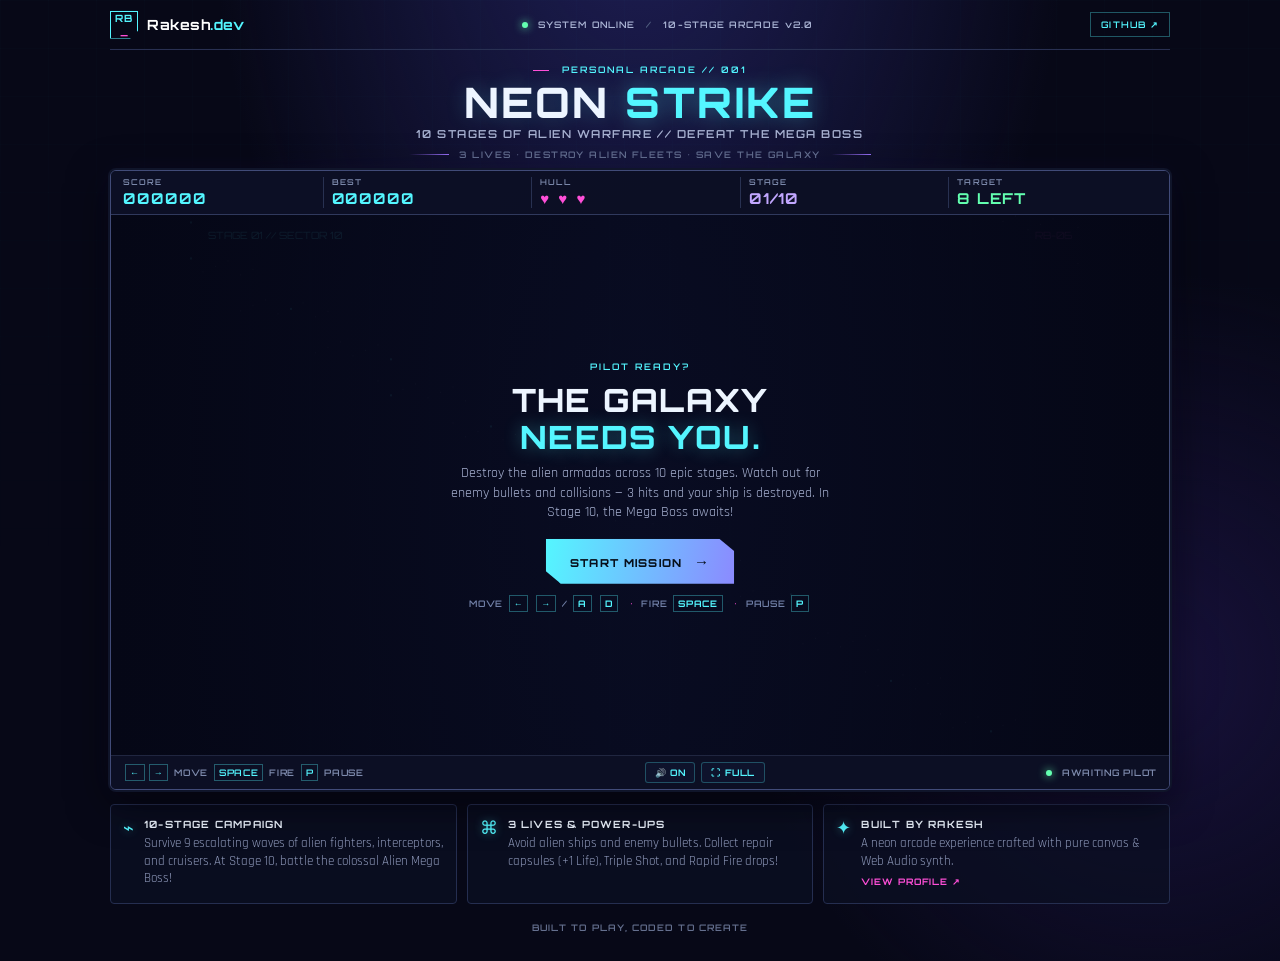
<file: index.html>
<!DOCTYPE html>
<html lang="en">
<head>
  <meta charset="UTF-8">
  <meta name="viewport" content="width=device-width, initial-scale=1.0, maximum-scale=1.0, user-scalable=no">
  <meta name="theme-color" content="#070817">
  <meta name="apple-mobile-web-app-capable" content="yes">
  <meta name="apple-mobile-web-app-status-bar-style" content="black-translucent">
  <meta name="description" content="NEON STRIKE - 10-Stage Space Shooter Game by Rakesh Biswal. Defend the galaxy, defeat alien armadas, and destroy the Stage 10 Mega Boss!">
  <title>NEON STRIKE // Rakesh Biswal</title>
  <link rel="preconnect" href="https://fonts.googleapis.com">
  <link rel="preconnect" href="https://fonts.gstatic.com" crossorigin>
  <link href="https://fonts.googleapis.com/css2?family=Orbitron:wght@500;600;700;800&family=Rajdhani:wght@400;500;600;700&display=swap" rel="stylesheet">
  <link rel="stylesheet" href="styles.css">
</head>
<body>
  <main class="shell">
    <header class="topbar">
      <a class="brand" href="https://github.com/RakeshBiswal-6" target="_blank" rel="noreferrer">
        <span class="brand-mark">RB<span>_</span></span>
        <span>Rakesh<span class="muted">.dev</span></span>
      </a>
      <div class="top-status"><span class="status-dot"></span> SYSTEM ONLINE <span class="status-divider">/</span> 10-STAGE ARCADE v2.0</div>
      <a class="github-link" href="https://github.com/RakeshBiswal-6" target="_blank" rel="noreferrer">GITHUB ↗</a>
    </header>

    <section class="hero">
      <div class="eyebrow"><span></span> PERSONAL ARCADE // 001</div>
      <h1>NEON <span>STRIKE</span></h1>
      <p class="subtitle">10 STAGES OF ALIEN WARFARE // DEFEAT THE MEGA BOSS</p>
      <div class="rule"><i></i><span>3 LIVES • DESTROY ALIEN FLEETS • SAVE THE GALAXY</span><i></i></div>
    </section>

    <section class="game-panel" id="game-panel" aria-label="Space shooter game">
      <div class="hud">
        <div class="hud-item"><span class="hud-label">SCORE</span><strong id="score">000000</strong></div>
        <div class="hud-item"><span class="hud-label">BEST</span><strong id="best">000000</strong></div>
        <div class="hud-item lives-box"><span class="hud-label">HULL</span><strong id="lives">♥ ♥ ♥</strong></div>
        <div class="hud-item level-box"><span class="hud-label">STAGE</span><strong id="wave">01 / 10</strong></div>
        <div class="hud-item stage-target-box"><span class="hud-label">TARGET</span><strong id="stage-target">8 LEFT</strong></div>
      </div>

      <div class="canvas-wrap">
        <canvas id="game" aria-label="Space shooter playfield"></canvas>
        <div class="overlay" id="overlay">
          <div class="overlay-card">
            <div class="mini-label" id="overlay-kicker">PILOT READY?</div>
            <h2 id="overlay-title">THE GALAXY<br><span>NEEDS YOU.</span></h2>
            <p id="overlay-copy">Destroy the alien armadas across 10 epic stages. Watch out for enemy bullets and collisions — 3 hits and your ship is destroyed. In Stage 10, the Mega Boss awaits!</p>
            <button id="start-btn" class="primary-btn">START MISSION <span>→</span></button>
            <div class="keys-hint desktop-only">MOVE <b>←</b> <b>→</b> / <b>A</b> <b>D</b> <i>•</i> FIRE <b>SPACE</b> <i>•</i> PAUSE <b>P</b></div>
            <div class="keys-hint mobile-only">TAP THE BUTTONS BELOW TO PLAY</div>
          </div>
        </div>
        <div class="pause-indicator hidden" id="pause-indicator">MISSION PAUSED</div>
        <div class="scanlines"></div>
      </div>

      <div class="game-footer">
        <div class="control-note desktop-only"><span class="keycap">←</span><span class="keycap">→</span> MOVE <span class="keycap">SPACE</span> FIRE <span class="keycap">P</span> PAUSE</div>
        <div class="sound-controls">
          <button id="sound-btn" class="sound-toggle-btn" title="Toggle Sound">🔊 ON</button>
          <button id="fullscreen-btn" class="sound-toggle-btn" title="Fullscreen">⛶ FULL</button>
        </div>
        <div class="sound-note"><span class="live-dot"></span> <span id="status-text">AWAITING PILOT</span></div>
      </div>
    </section>

    <div class="mobile-controls" aria-label="Touch controls">
      <button id="left-btn" aria-label="Move left">◀</button>
      <button id="fire-btn" class="fire-control" aria-label="Fire">🔥 FIRE</button>
      <button id="right-btn" aria-label="Move right">▶</button>
    </div>

    <section class="bottom-grid">
      <article class="info-card">
        <div class="card-icon">⌁</div>
        <div><h3>10-STAGE CAMPAIGN</h3><p>Survive 9 escalating waves of alien fighters, interceptors, and cruisers. At Stage 10, battle the colossal Alien Mega Boss!</p></div>
      </article>
      <article class="info-card">
        <div class="card-icon">⌘</div>
        <div><h3>3 LIVES & POWER-UPS</h3><p>Avoid alien ships and enemy bullets. Collect repair capsules (+1 Life), Triple Shot, and Rapid Fire drops!</p></div>
      </article>
      <article class="info-card signature">
        <div class="card-icon">✦</div>
        <div><h3>BUILT BY RAKESH</h3><p>A neon arcade experience crafted with pure canvas & Web Audio synth.</p><a href="https://github.com/RakeshBiswal-6" target="_blank" rel="noreferrer">VIEW PROFILE ↗</a></div>
      </article>
    </section>

    <footer>BUILT TO PLAY, CODED TO CREATE</footer>
  </main>
  <script src="game.js"></script>
</body>
</html>
</file>
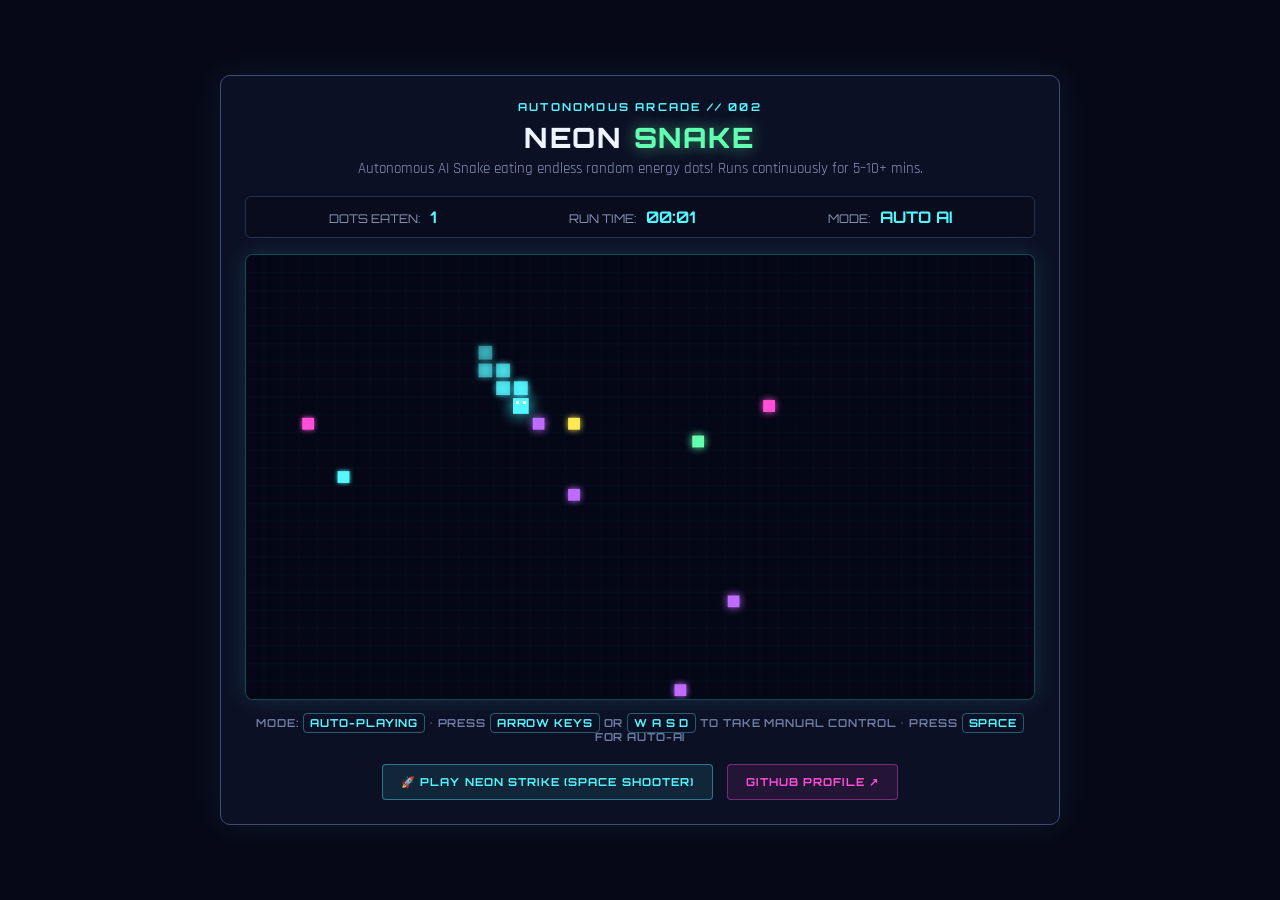
<file: snake.html>
<!DOCTYPE html>
<html lang="en">
<head>
  <meta charset="UTF-8">
  <meta name="viewport" content="width=device-width, initial-scale=1.0">
  <title>CYBER SNAKE // Rakesh Biswal</title>
  <link rel="preconnect" href="https://fonts.googleapis.com">
  <link rel="preconnect" href="https://fonts.gstatic.com" crossorigin>
  <link href="https://fonts.googleapis.com/css2?family=Orbitron:wght@500;700;800&family=Rajdhani:wght@500;600;700&display=swap" rel="stylesheet">
  <style>
    * { box-sizing: border-box; margin: 0; padding: 0; }
    body {
      background: #070817;
      color: #edf5ff;
      font-family: 'Rajdhani', sans-serif;
      min-height: 100vh;
      display: flex;
      flex-direction: column;
      align-items: center;
      justify-content: center;
      padding: 20px;
      overflow-x: hidden;
    }
    .container {
      max-width: 840px;
      width: 100%;
      background: #0c1025;
      border: 1px solid #414b78;
      box-shadow: 0 0 35px #54f6ff15;
      border-radius: 10px;
      padding: 24px;
      text-align: center;
    }
    .header {
      margin-bottom: 18px;
    }
    .kicker {
      font: 700 11px 'Orbitron', sans-serif;
      letter-spacing: 0.2em;
      color: #54f6ff;
      margin-bottom: 6px;
    }
    h1 {
      font: 800 28px 'Orbitron', sans-serif;
      letter-spacing: 0.08em;
      color: #edf5ff;
    }
    h1 span { color: #63ffb0; text-shadow: 0 0 16px #63ffb088; }
    p {
      color: #8994b8;
      font-size: 15px;
      margin-top: 4px;
    }
    .stats-bar {
      display: flex;
      justify-content: space-around;
      background: #080c1d;
      border: 1px solid #283151;
      border-radius: 6px;
      padding: 10px 16px;
      margin-bottom: 16px;
      font-family: 'Orbitron', sans-serif;
    }
    .stat-item {
      font-size: 12px;
      color: #8994b8;
    }
    .stat-item strong {
      color: #54f6ff;
      font-size: 16px;
      margin-left: 6px;
    }
    .canvas-wrap {
      position: relative;
      margin: 0 auto;
      border-radius: 8px;
      overflow: hidden;
      border: 1px solid #54f6ff44;
      box-shadow: 0 0 25px #54f6ff22;
      background: #050716;
    }
    canvas {
      display: block;
      width: 100%;
      height: auto;
      aspect-ratio: 16/9;
    }
    .controls-hint {
      margin-top: 16px;
      color: #7180a7;
      font: 600 11px 'Orbitron', sans-serif;
      letter-spacing: 0.08em;
    }
    .controls-hint b {
      color: #54f6ff;
      border: 1px solid #54f6ff55;
      padding: 2px 6px;
      border-radius: 4px;
    }
    .nav-links {
      margin-top: 20px;
      display: flex;
      gap: 14px;
      justify-content: center;
    }
    .btn {
      display: inline-block;
      text-decoration: none;
      font: 700 11px 'Orbitron', sans-serif;
      letter-spacing: 0.1em;
      padding: 10px 18px;
      border-radius: 4px;
      transition: 0.2s;
    }
    .btn-primary {
      background: #54f6ff18;
      color: #54f6ff;
      border: 1px solid #54f6ff66;
    }
    .btn-primary:hover {
      background: #54f6ff33;
      box-shadow: 0 0 15px #54f6ff44;
    }
    .btn-pink {
      background: #ff4fd818;
      color: #ff4fd8;
      border: 1px solid #ff4fd866;
    }
    .btn-pink:hover {
      background: #ff4fd833;
      box-shadow: 0 0 15px #ff4fd844;
    }
  </style>
</head>
<body>
  <div class="container">
    <div class="header">
      <div class="kicker">AUTONOMOUS ARCADE // 002</div>
      <h1>NEON <span>SNAKE</span></h1>
      <p>Autonomous AI Snake eating endless random energy dots! Runs continuously for 5–10+ mins.</p>
    </div>

    <div class="stats-bar">
      <div class="stat-item">DOTS EATEN: <strong id="dots-count">0</strong></div>
      <div class="stat-item">RUN TIME: <strong id="timer">00:00</strong></div>
      <div class="stat-item">MODE: <strong id="mode-text">AUTO AI</strong></div>
    </div>

    <div class="canvas-wrap">
      <canvas id="snakeCanvas" width="800" height="450"></canvas>
    </div>

    <div class="controls-hint">
      MODE: <b>AUTO-PLAYING</b> • PRESS <b>ARROW KEYS</b> OR <b>W A S D</b> TO TAKE MANUAL CONTROL • PRESS <b>SPACE</b> FOR AUTO-AI
    </div>

    <div class="nav-links">
      <a href="index.html" class="btn btn-primary">🚀 PLAY NEON STRIKE (SPACE SHOOTER)</a>
      <a href="https://github.com/RakeshBiswal-6" target="_blank" class="btn btn-pink">GITHUB PROFILE ↗</a>
    </div>
  </div>

  <script>
  (() => {
    const canvas = document.getElementById("snakeCanvas");
    const ctx = canvas.getContext("2d");
    const dotsCountEl = document.getElementById("dots-count");
    const timerEl = document.getElementById("timer");
    const modeEl = document.getElementById("mode-text");

    const grid = 18;
    const cols = Math.floor(canvas.width / grid);
    const rows = Math.floor(canvas.height / grid);

    let snake = [
      {x: 10, y: 10},
      {x: 9, y: 10},
      {x: 8, y: 10},
      {x: 7, y: 10},
      {x: 6, y: 10}
    ];

    let dir = {x: 1, y: 0};
    let dots = [];
    let dotsEaten = 0;
    let manualMode = false;
    let startTime = Date.now();

    const dotColors = ["#54f6ff", "#63ffb0", "#ff4fd8", "#ffea54", "#bf6bff"];

    function spawnDot() {
      if (dots.length < 12) {
        dots.push({
          x: Math.floor(Math.random() * cols),
          y: Math.floor(Math.random() * rows),
          color: dotColors[Math.floor(Math.random() * dotColors.length)],
          pulse: Math.random() * Math.PI
        });
      }
    }

    // Initial pool of 8 dots
    for (let i = 0; i < 8; i++) spawnDot();

    // AI pathfinding: Moves snake towards nearest dot safely
    function getNextAiDir() {
      if (!dots.length) return dir;
      const head = snake[0];

      // Find closest dot
      let closest = dots[0];
      let minDist = 99999;
      for (const d of dots) {
        const dist = Math.hypot(d.x - head.x, d.y - head.y);
        if (dist < minDist) {
          minDist = dist;
          closest = d;
        }
      }

      const possibleDirs = [
        {x: 1, y: 0},
        {x: -1, y: 0},
        {x: 0, y: 1},
        {x: 0, y: -1}
      ];

      // Filter out immediate reverse
      const validDirs = possibleDirs.filter(d => !(d.x === -dir.x && d.y === -dir.y));

      // Score each direction by distance to target and safety
      let bestDir = dir;
      let bestScore = -99999;

      for (const d of validDirs) {
        const nextX = (head.x + d.x + cols) % cols;
        const nextY = (head.y + d.y + rows) % rows;

        // Check self-collision penalty
        const collidesWithBody = snake.slice(0, -1).some(seg => seg.x === nextX && seg.y === nextY);
        if (collidesWithBody) continue;

        const distAfter = Math.hypot(closest.x - nextX, closest.y - nextY);
        const score = -distAfter; // Closer is better

        if (score > bestScore) {
          bestScore = score;
          bestDir = d;
        }
      }

      return bestDir;
    }

    // Timer display
    setInterval(() => {
      const elapsed = Math.floor((Date.now() - startTime) / 1000);
      const m = String(Math.floor(elapsed / 60)).padStart(2, "0");
      const s = String(elapsed % 60).padStart(2, "0");
      timerEl.textContent = `${m}:${s}`;
    }, 1000);

    // Keyboard control
    window.addEventListener("keydown", (e) => {
      if (["ArrowUp", "w", "W"].includes(e.key) && dir.y === 0) {
        dir = {x: 0, y: -1}; manualMode = true;
      } else if (["ArrowDown", "s", "S"].includes(e.key) && dir.y === 0) {
        dir = {x: 0, y: 1}; manualMode = true;
      } else if (["ArrowLeft", "a", "A"].includes(e.key) && dir.x === 0) {
        dir = {x: -1, y: 0}; manualMode = true;
      } else if (["ArrowRight", "d", "D"].includes(e.key) && dir.x === 0) {
        dir = {x: 1, y: 0}; manualMode = true;
      } else if (e.key === " ") {
        manualMode = false;
      }
      modeEl.textContent = manualMode ? "MANUAL (SPACE FOR AI)" : "AUTO AI";
      modeEl.style.color = manualMode ? "#ff4fd8" : "#63ffb0";
    });

    // Game loop
    let frame = 0;
    setInterval(() => {
      frame++;

      if (!manualMode) {
        dir = getNextAiDir();
      }

      const head = snake[0];
      const newHead = {
        x: (head.x + dir.x + cols) % cols,
        y: (head.y + dir.y + rows) % rows
      };

      snake.unshift(newHead);

      // Check if food eaten
      const eatIdx = dots.findIndex(d => d.x === newHead.x && d.y === newHead.y);
      if (eatIdx !== -1) {
        dots.splice(eatIdx, 1);
        dotsEaten++;
        dotsCountEl.textContent = dotsEaten;

        // Spawn multiple new dots
        spawnDot();
        spawnDot();
      } else {
        // Limit snake length so it stays fast and responsive indefinitely (5-10+ mins)
        const maxLength = Math.min(35, 8 + Math.floor(dotsEaten / 3));
        if (snake.length > maxLength) snake.pop();
        else snake.pop();
      }

      // Keep spawning dots up to minimum
      while (dots.length < 8) spawnDot();

      // --- RENDER ---
      ctx.clearRect(0, 0, canvas.width, canvas.height);

      // Background grid pattern
      ctx.fillStyle = "#050716";
      ctx.fillRect(0, 0, canvas.width, canvas.height);

      ctx.strokeStyle = "#54f6ff08";
      ctx.lineWidth = 1;
      for (let x = 0; x < canvas.width; x += grid) {
        ctx.beginPath(); ctx.moveTo(x, 0); ctx.lineTo(x, canvas.height); ctx.stroke();
      }
      for (let y = 0; y < canvas.height; y += grid) {
        ctx.beginPath(); ctx.moveTo(0, y); ctx.lineTo(canvas.width, y); ctx.stroke();
      }

      // Draw Dots
      dots.forEach(d => {
        d.pulse = (d.pulse || 0) + 0.1;
        const glow = 6 + Math.sin(d.pulse) * 3;
        ctx.save();
        ctx.shadowColor = d.color;
        ctx.shadowBlur = glow;
        ctx.fillStyle = d.color;
        ctx.fillRect(d.x * grid + 3, d.y * grid + 3, grid - 6, grid - 6);
        ctx.restore();
      });

      // Draw Snake
      snake.forEach((seg, i) => {
        ctx.save();
        if (i === 0) {
          // Snake Head
          ctx.shadowColor = "#54f6ff";
          ctx.shadowBlur = 16;
          ctx.fillStyle = "#54f6ff";
          ctx.fillRect(seg.x * grid + 1, seg.y * grid + 1, grid - 2, grid - 2);

          // Eyes
          ctx.fillStyle = "#ffffff";
          ctx.fillRect(seg.x * grid + 4, seg.y * grid + 4, 3, 3);
          ctx.fillRect(seg.x * grid + grid - 7, seg.y * grid + 4, 3, 3);
        } else {
          // Snake Body
          const alpha = Math.max(0.35, 1 - (i / snake.length) * 0.65);
          ctx.fillStyle = `rgba(84, 246, 255, ${alpha})`;
          ctx.shadowColor = "#54f6ff";
          ctx.shadowBlur = 6;
          ctx.fillRect(seg.x * grid + 2, seg.y * grid + 2, grid - 4, grid - 4);
        }
        ctx.restore();
      });

    }, 85);
  })();
  </script>
</body>
</html>
</file>
<file: styles.css>
*{box-sizing:border-box;-webkit-tap-highlight-color:transparent}
:root{--bg:#070817;--panel:#0c1025;--cyan:#54f6ff;--pink:#ff4fd8;--violet:#9b72ff;--gold:#ffd700;--green:#63ffb0;--text:#edf5ff;--muted:#8994b8}
html{min-height:100%;background:var(--bg);-webkit-text-size-adjust:100%}
body{margin:0;color:var(--text);font-family:"Rajdhani",sans-serif;background:radial-gradient(ellipse at 50% -20%,#20205a 0,transparent 48%),radial-gradient(circle at 90% 70%,#17113a 0,transparent 30%),var(--bg);min-height:100vh;overflow-x:hidden}
body:before{content:"";position:fixed;inset:0;pointer-events:none;opacity:.12;background-image:linear-gradient(rgba(84,246,255,.12) 1px,transparent 1px),linear-gradient(90deg,rgba(84,246,255,.12) 1px,transparent 1px);background-size:48px 48px;mask-image:linear-gradient(to bottom,black,transparent 80%)}

/* Shell container */
.shell{width:min(1060px,calc(100% - 20px));margin:auto;position:relative;padding-bottom:16px}

/* Sleek Topbar */
.topbar{height:50px;display:flex;align-items:center;justify-content:space-between;border-bottom:1px solid #293052;gap:10px}
.brand{display:flex;align-items:center;gap:9px;text-decoration:none;color:#fff;font:700 14px Orbitron,sans-serif;letter-spacing:.04em;flex-shrink:0}
.brand-mark{display:grid;place-items:center;width:28px;height:28px;border:1px solid var(--cyan);color:var(--cyan);font-size:10px;box-shadow:0 0 12px #54f6ff33;clip-path:polygon(0 0,100% 0,100% 72%,72% 100%,0 100%)}
.brand-mark span{color:var(--pink)}.muted{color:var(--cyan)}
.top-status,.github-link{font:600 9px Orbitron,sans-serif;letter-spacing:.12em;color:#aab4d4}
.status-dot,.live-dot{display:inline-block;width:6px;height:6px;border-radius:50%;background:#63ffb0;box-shadow:0 0 8px #63ffb0;margin-right:6px}
.status-divider{color:#526080;margin:0 7px}
.github-link{color:var(--cyan);text-decoration:none;border:1px solid #54f6ff55;padding:6px 10px;transition:.2s;flex-shrink:0}
.github-link:hover{background:#54f6ff18;box-shadow:0 0 14px #54f6ff22}

/* Compact Hero Header - leaves maximum screen space for the game! */
.hero{text-align:center;padding:14px 0 10px}
.eyebrow,.mini-label{font:600 9px Orbitron,sans-serif;letter-spacing:.22em;color:var(--cyan)}
.eyebrow span{display:inline-block;width:16px;height:1px;background:var(--pink);vertical-align:middle;margin-right:8px}
h1{font:800 clamp(24px,4.5vw,42px)/1 Orbitron,sans-serif;letter-spacing:.06em;margin:6px 0 4px;text-shadow:0 0 20px #54f6ff35}
h1 span{color:var(--cyan);text-shadow:0 0 22px #54f6ff66}
.subtitle{font:600 clamp(8px,1.3vw,11px) Orbitron,sans-serif;letter-spacing:.14em;color:#a7b1d1;margin:0}
.rule{display:flex;align-items:center;justify-content:center;gap:10px;margin:8px auto 0;color:#667293;font:600 clamp(7px,1.1vw,9px) Orbitron,sans-serif;letter-spacing:.16em}
.rule i{width:clamp(16px,4vw,40px);height:1px;background:linear-gradient(90deg,transparent,var(--violet))}

/* Game Panel */
.game-panel{border:1px solid #414b78;background:linear-gradient(145deg,#10152fdd,#090c1c);box-shadow:0 0 0 2px #10152a,0 12px 40px #0009,0 0 28px #6d5cff12;position:relative;border-radius:6px;overflow:hidden;margin:0 auto}

/* Sleek HUD */
.hud{display:flex;align-items:center;border-bottom:1px solid #30395d;padding:6px 12px;gap:0;min-height:44px;background:#0c1025ee}
.hud-item{flex:1;min-width:0;border-right:1px solid #283151;padding:0 8px;overflow:hidden}
.hud-item:first-child{padding-left:0}
.hud-item:last-child{border:0}
.hud-label{display:block;color:#7e8bad;font:600 clamp(7px,1vw,8px) Orbitron,sans-serif;letter-spacing:.14em;margin-bottom:2px;white-space:nowrap}
.hud strong{font:700 clamp(11px,1.6vw,15px) Orbitron,sans-serif;letter-spacing:.06em;color:var(--cyan);white-space:nowrap;display:block;overflow:hidden;text-overflow:ellipsis}
.lives-box strong{color:var(--pink);letter-spacing:.14em}
.level-box strong{color:#c2a7ff}
.stage-target-box strong{color:var(--green)}

/* Canvas Container & Centered Fit */
.canvas-wrap{position:relative;overflow:hidden;background:#050716;line-height:0;display:flex;justify-content:center;align-items:center;width:100%}
canvas{display:block;margin:0 auto;max-width:100%;height:auto}
.scanlines{position:absolute;inset:0;pointer-events:none;background:repeating-linear-gradient(0deg,transparent 0 3px,#00000012 4px);opacity:.3}

/* Overlay Card */
.overlay{position:absolute;inset:0;display:grid;place-items:center;background:linear-gradient(90deg,rgba(5,7,22,.93),rgba(8,11,32,.90),rgba(5,7,22,.93));text-align:center;line-height:normal;transition:opacity .25s;z-index:10;padding:12px}
.overlay.hidden{opacity:0;pointer-events:none}
.overlay-card{padding:16px 12px;max-width:440px;width:100%}
.overlay h2{font:800 clamp(18px,3.8vw,32px)/1.15 Orbitron,sans-serif;letter-spacing:.04em;margin:10px 0 8px}
.overlay h2 span{color:var(--cyan);text-shadow:0 0 18px #54f6ff55}
.overlay h2.victory-title span{color:var(--gold);text-shadow:0 0 20px #ffd700aa}
.overlay h2.gameover-title span{color:var(--pink);text-shadow:0 0 20px #ff4fd8aa}
.overlay p{color:#a6b0d0;font-size:clamp(12px,1.8vw,14px);line-height:1.4;margin:0 auto 16px;max-width:380px}
.primary-btn{border:0;background:linear-gradient(100deg,var(--cyan),#8b8aff);color:#07101c;padding:clamp(10px,2vw,13px) clamp(18px,3vw,24px);font:800 clamp(9px,1.4vw,11px) Orbitron,sans-serif;letter-spacing:.12em;cursor:pointer;clip-path:polygon(0 0,92% 0,100% 28%,100% 100%,8% 100%,0 72%);box-shadow:0 0 20px #54f6ff35;transition:transform .2s,filter .2s;touch-action:manipulation}
.primary-btn:hover{transform:translateY(-2px);filter:brightness(1.15)}
.primary-btn:active{transform:scale(.96)}
.primary-btn span{font-size:15px;margin-left:7px}
.keys-hint{margin-top:14px;color:#7180a7;font:600 clamp(7px,1.1vw,9px) Orbitron,sans-serif;letter-spacing:.08em}
.keys-hint b,.keycap{color:var(--cyan);border:1px solid #54f6ff55;padding:2px 4px;margin:0 2px}
.keys-hint i{color:var(--pink);padding:0 5px}

/* Pause Indicator */
.pause-indicator{position:absolute;top:10px;right:12px;color:var(--pink);font:700 clamp(8px,1.3vw,10px) Orbitron,sans-serif;letter-spacing:.14em;background:#100d25dd;padding:6px 10px;border:1px solid #ff4fd866;line-height:normal;z-index:9}
.hidden{display:none!important}

/* Game Footer */
.game-footer{display:flex;align-items:center;justify-content:space-between;padding:6px 12px;color:#7e8bad;font:600 clamp(7px,1vw,9px) Orbitron,sans-serif;letter-spacing:.08em;border-top:1px solid #202640;gap:8px;flex-wrap:wrap;background:#0c1025ee}
.sound-controls{display:flex;gap:6px}
.sound-toggle-btn{background:#0e132c;border:1px solid #54f6ff44;color:var(--cyan);font:700 clamp(7px,1vw,9px) Orbitron,sans-serif;letter-spacing:.06em;padding:4px 9px;cursor:pointer;transition:.18s;border-radius:3px;touch-action:manipulation;white-space:nowrap}
.sound-toggle-btn:hover{background:#162046;border-color:var(--cyan);box-shadow:0 0 10px #54f6ff33}
.sound-toggle-btn:active{transform:scale(.95)}
.sound-toggle-btn.muted{color:#8892af;border-color:#434b6b}
.keycap{font-size:clamp(7px,1vw,9px);margin:0 2px}
.live-dot{width:6px;height:6px}

/* Mobile Controls */
.mobile-controls{display:none;justify-content:center;align-items:center;gap:clamp(8px,2vw,14px);padding:10px 8px;user-select:none;background:#080b1e;border:1px solid #252e50;border-top:none;border-radius:0 0 6px 6px}
.mobile-controls button{height:clamp(44px,11vw,56px);border:2px solid #54f6ff88;background:#101a32;color:var(--cyan);font:700 clamp(16px,4vw,20px) Orbitron,sans-serif;touch-action:none;border-radius:6px;transition:.12s;cursor:pointer;flex:1;max-width:110px}
.mobile-controls button:active{background:#1a2f55;transform:scale(.94);box-shadow:0 0 14px #54f6ff44}
.mobile-controls .fire-control{max-width:150px;color:var(--pink);border-color:#ff4fd8aa;font-size:clamp(12px,3vw,15px);background:linear-gradient(145deg,#1a0d2e,#101a32)}
.mobile-controls .fire-control:active{background:#2a1245;box-shadow:0 0 16px #ff4fd866}

/* Info Cards */
.bottom-grid{display:grid;grid-template-columns:repeat(3,1fr);gap:10px;margin-top:14px}
.info-card{display:flex;gap:10px;padding:12px;background:#0b1023bb;border:1px solid #252e50;min-height:90px;border-radius:4px}
.card-icon{font-size:18px;color:var(--cyan);text-shadow:0 0 10px #54f6ff66;flex-shrink:0}
.info-card h3{font:700 clamp(8px,1.2vw,10px) Orbitron,sans-serif;letter-spacing:.12em;margin:1px 0 5px}
.info-card p{color:#909bbc;font-size:clamp(11px,1.5vw,13px);line-height:1.35;margin:0}
.info-card a{display:inline-block;color:var(--pink);font:700 9px Orbitron,sans-serif;letter-spacing:.1em;margin-top:5px;text-decoration:none}
footer{text-align:center;padding:18px 0 12px;color:#65708f;font:600 clamp(7px,1vw,9px) Orbitron,sans-serif;letter-spacing:.12em}
footer span{color:var(--pink);padding:0 6px}

/* Desktop/Mobile visibility helpers */
.mobile-only{display:none}
.desktop-only{display:block}

/* ========== RESPONSIVE BREAKPOINTS ========== */

@media(max-width:900px){
  .bottom-grid{grid-template-columns:1fr 1fr}
  .info-card.signature{grid-column:span 2}
}

@media(max-width:640px){
  .shell{width:calc(100% - 10px)}
  .topbar{height:44px}
  .top-status{display:none}
  .github-link{padding:5px 7px;font-size:8px}
  .brand{font-size:12px;gap:6px}
  .brand-mark{width:24px;height:24px;font-size:9px}
  .hero{padding:10px 0 8px}
  .hud{padding:4px 6px;min-height:38px}
  .hud-item{padding:0 4px}
  .game-footer{padding:4px 6px}
  .control-note{display:none}
  .bottom-grid{grid-template-columns:1fr}
  .info-card{min-height:0;padding:10px}
  .info-card.signature{grid-column:auto}
  .mobile-controls{display:flex}
  .mobile-only{display:block}
  .desktop-only{display:none}
}

@media(pointer:coarse){
  .mobile-controls{display:flex}
  .mobile-only{display:block}
  .desktop-only{display:none}
}

@media(max-width:380px){
  .shell{width:calc(100% - 6px)}
  .hero{padding:8px 0 6px}
  h1{margin:4px 0 2px}
  .hud{padding:3px 3px}
  .hud-item{padding:0 2px}
  .overlay-card{padding:10px 8px}
}

/* Landscape Phone Mode */
@media(max-height:500px) and (orientation:landscape){
  .hero{display:none}
  .topbar{display:none}
  .bottom-grid{display:none}
  footer{display:none}
  .shell{width:100%;padding:0}
  .game-panel{border-radius:0;border:none}
  .hud{min-height:32px;padding:2px 8px}
  .game-footer{padding:3px 8px}
  .mobile-controls{display:flex;padding:4px 8px}
  .mobile-controls button{height:38px}
}
</file>
